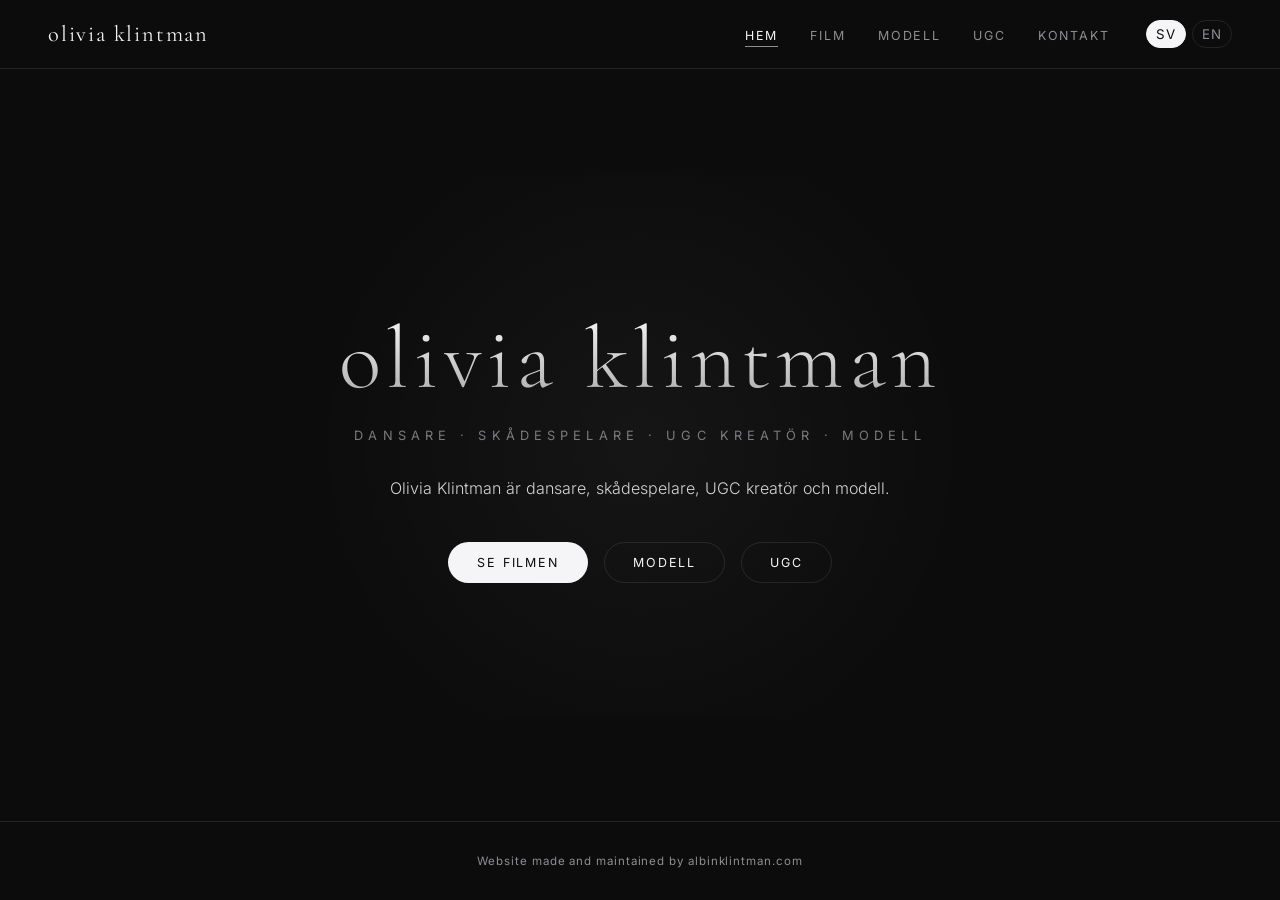
<file: index.html>
<!DOCTYPE html>
<html lang="sv">

<head>
    <meta charset="UTF-8">
    <meta name="viewport" content="width=device-width, initial-scale=1.0">
    <title>Olivia Klintman</title>
    <meta name="description" content="Olivia Klintman — dansare, skådespelare, UGC kreatör och modell. Portfolio.">
    <link rel="icon" href="favicon.ico" sizes="any">
    <link rel="apple-touch-icon" href="apple-touch-icon.png">
    <meta property="og:type" content="website">
    <meta property="og:title" content="Olivia Klintman">
    <meta property="og:description" content="Olivia Klintman — dansare, skådespelare, UGC kreatör och modell. Portfolio.">
    <meta property="og:image" content="https://olivialeeklintman.com/og-image.png">
    <meta property="og:url" content="https://olivialeeklintman.com/">
    <meta name="twitter:card" content="summary_large_image">
    <meta name="twitter:title" content="Olivia Klintman">
    <meta name="twitter:description" content="Olivia Klintman — dansare, skådespelare, UGC kreatör och modell. Portfolio.">
    <meta name="twitter:image" content="https://olivialeeklintman.com/og-image.png">
    <link rel="preload" href="fonts/cormorant-garamond.woff2" as="font" type="font/woff2" crossorigin>
    <link rel="stylesheet" href="index.css">
</head>

<body>
    <header class="site-header">
        <a class="logo" href="index.html">Olivia Klintman</a>
        <button type="button" class="nav-toggle" aria-label="Menu" aria-expanded="false" aria-controls="site-nav">
            <span></span><span></span><span></span>
        </button>
        <div class="nav-controls" id="site-nav">
            <ul class="nav-links">
                <li><a href="index.html" aria-current="page" data-i18n="nav.home">Hem</a></li>
                <li><a href="film.html" data-i18n="nav.film">Film</a></li>
                <li><a href="model.html" data-i18n="nav.model">Modell</a></li>
                <li><a href="ugc.html" data-i18n="nav.ugc">UGC</a></li>
                <li><a href="contact.html" data-i18n="nav.contact">Kontakt</a></li>
            </ul>
            <div class="lang-toggle" role="group" aria-label="Language">
                <button type="button" data-lang="sv">SV</button>
                <button type="button" data-lang="en">EN</button>
            </div>
        </div>
    </header>

    <main class="hero">
        <div class="glow"></div>
        <div class="hero-inner">
            <h1>Olivia Klintman</h1>
            <p class="subtitle" data-i18n="home.subtitle">Dansare · Skådespelare · UGC Kreatör · Modell</p>
            <p class="hero-intro" data-i18n="home.intro">
                Olivia Klintman är dansare, skådespelare, UGC kreatör och modell.
            </p>
            <div class="hero-cta">
                <a class="btn btn-primary" href="film.html" data-i18n="home.cta.film">Se filmen</a>
                <a class="btn" href="model.html" data-i18n="nav.model">Modell</a>
                <a class="btn" href="ugc.html" data-i18n="nav.ugc">UGC</a>
            </div>
        </div>
    </main>

    <footer class="site-footer">
        Website made and maintained by <a href="https://albinklintman.com" target="_blank" rel="noopener">albinklintman.com</a>
    </footer>

    <script data-goatcounter="https://klintman.goatcounter.com/count" async src="//gc.zgo.at/count.js"></script>
    <script src="main.js"></script>
</body>

</html>
</file>
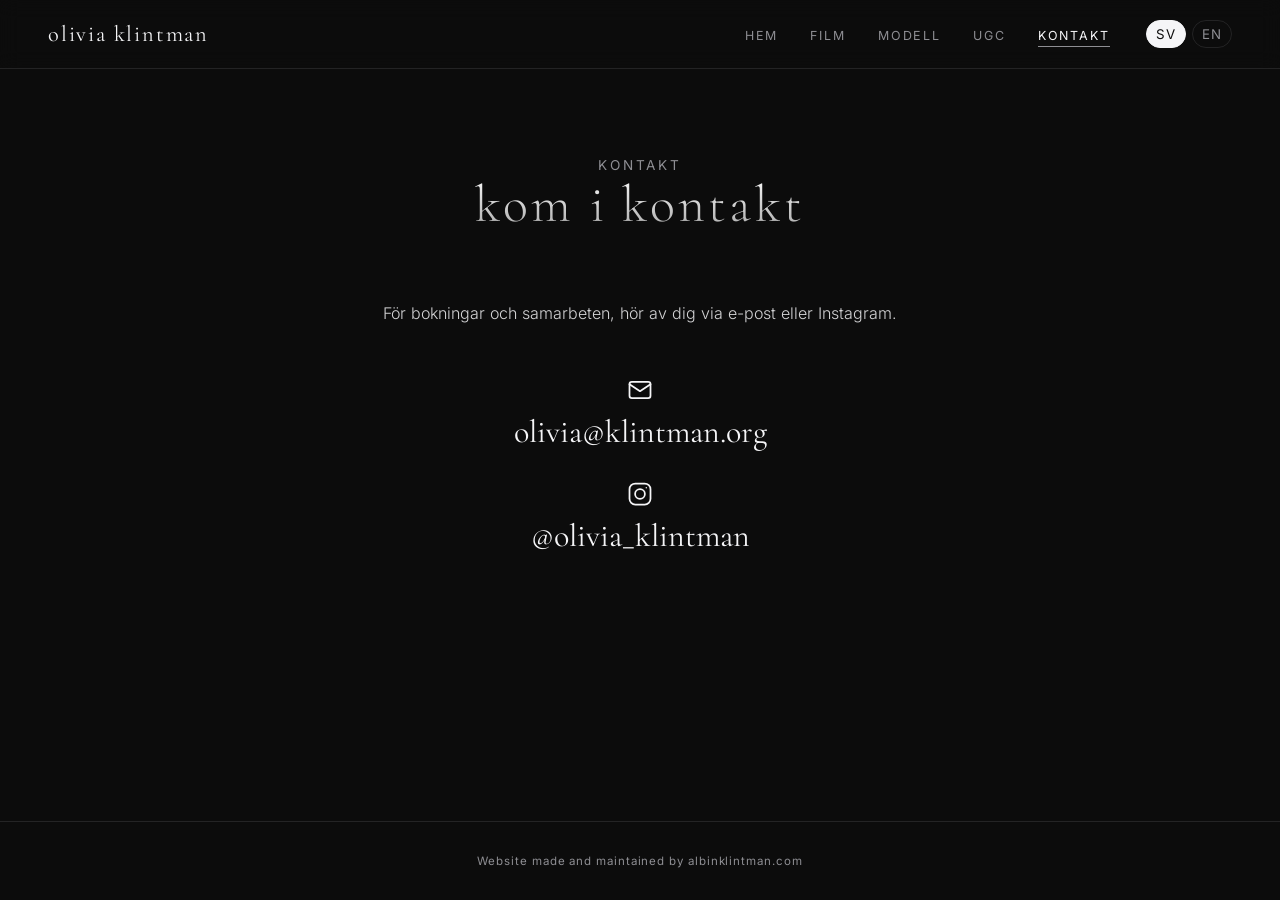
<file: contact.html>
<!DOCTYPE html>
<html lang="sv">

<head>
    <meta charset="UTF-8">
    <meta name="viewport" content="width=device-width, initial-scale=1.0">
    <title>Contact — Olivia Klintman</title>
    <meta name="description" content="Kontakta Olivia Klintman för bokningar och samarbeten.">
    <link rel="icon" href="favicon.ico" sizes="any">
    <link rel="apple-touch-icon" href="apple-touch-icon.png">
    <meta property="og:type" content="website">
    <meta property="og:title" content="Contact — Olivia Klintman">
    <meta property="og:description" content="Kontakta Olivia Klintman för bokningar och samarbeten.">
    <meta property="og:image" content="https://olivialeeklintman.com/og-image.png">
    <meta property="og:url" content="https://olivialeeklintman.com/contact.html">
    <meta name="twitter:card" content="summary_large_image">
    <meta name="twitter:title" content="Contact — Olivia Klintman">
    <meta name="twitter:description" content="Kontakta Olivia Klintman för bokningar och samarbeten.">
    <meta name="twitter:image" content="https://olivialeeklintman.com/og-image.png">
    <link rel="preload" href="fonts/cormorant-garamond.woff2" as="font" type="font/woff2" crossorigin>
    <link rel="stylesheet" href="index.css">
</head>

<body>
    <header class="site-header">
        <a class="logo" href="index.html">Olivia Klintman</a>
        <button type="button" class="nav-toggle" aria-label="Menu" aria-expanded="false" aria-controls="site-nav">
            <span></span><span></span><span></span>
        </button>
        <div class="nav-controls" id="site-nav">
            <ul class="nav-links">
                <li><a href="index.html" data-i18n="nav.home">Hem</a></li>
                <li><a href="film.html" data-i18n="nav.film">Film</a></li>
                <li><a href="model.html" data-i18n="nav.model">Modell</a></li>
                <li><a href="ugc.html" data-i18n="nav.ugc">UGC</a></li>
                <li><a href="contact.html" aria-current="page" data-i18n="nav.contact">Kontakt</a></li>
            </ul>
            <div class="lang-toggle" role="group" aria-label="Language">
                <button type="button" data-lang="sv">SV</button>
                <button type="button" data-lang="en">EN</button>
            </div>
        </div>
    </header>

    <main class="page">
        <div class="page-header">
            <p data-i18n="contact.eyebrow">Kontakt</p>
            <h1 data-i18n="contact.title">Kom i kontakt</h1>
        </div>

        <p class="hero-intro" style="text-align:center; max-width: 34rem; margin: 0 auto 3rem;" data-i18n="contact.intro">
            För bokningar och samarbeten, hör av dig via e-post eller Instagram.
        </p>

        <div class="contact-links">
            <a class="contact-link" href="mailto:olivia@klintman.org">
                <svg class="contact-icon" viewBox="0 0 24 24" fill="none" stroke="currentColor" stroke-width="1.5" stroke-linecap="round" stroke-linejoin="round" aria-hidden="true">
                    <rect x="3" y="5" width="18" height="14" rx="2"></rect>
                    <path d="M3 7l9 6 9-6"></path>
                </svg>
                <span class="contact-value">olivia@klintman.org</span>
            </a>
            <a class="contact-link" href="https://www.instagram.com/olivia_klintman/" target="_blank" rel="noopener">
                <svg class="contact-icon" viewBox="0 0 24 24" fill="none" stroke="currentColor" stroke-width="1.5" stroke-linecap="round" stroke-linejoin="round" aria-hidden="true">
                    <rect x="3" y="3" width="18" height="18" rx="5"></rect>
                    <circle cx="12" cy="12" r="4.2"></circle>
                    <circle cx="17.4" cy="6.6" r="0.6" fill="currentColor" stroke="none"></circle>
                </svg>
                <span class="contact-value">@olivia_klintman</span>
            </a>
        </div>
    </main>

    <footer class="site-footer">
        Website made and maintained by <a href="https://albinklintman.com" target="_blank" rel="noopener">albinklintman.com</a>
    </footer>

    <script data-goatcounter="https://klintman.goatcounter.com/count" async src="//gc.zgo.at/count.js"></script>
    <script src="main.js"></script>
</body>

</html>
</file>
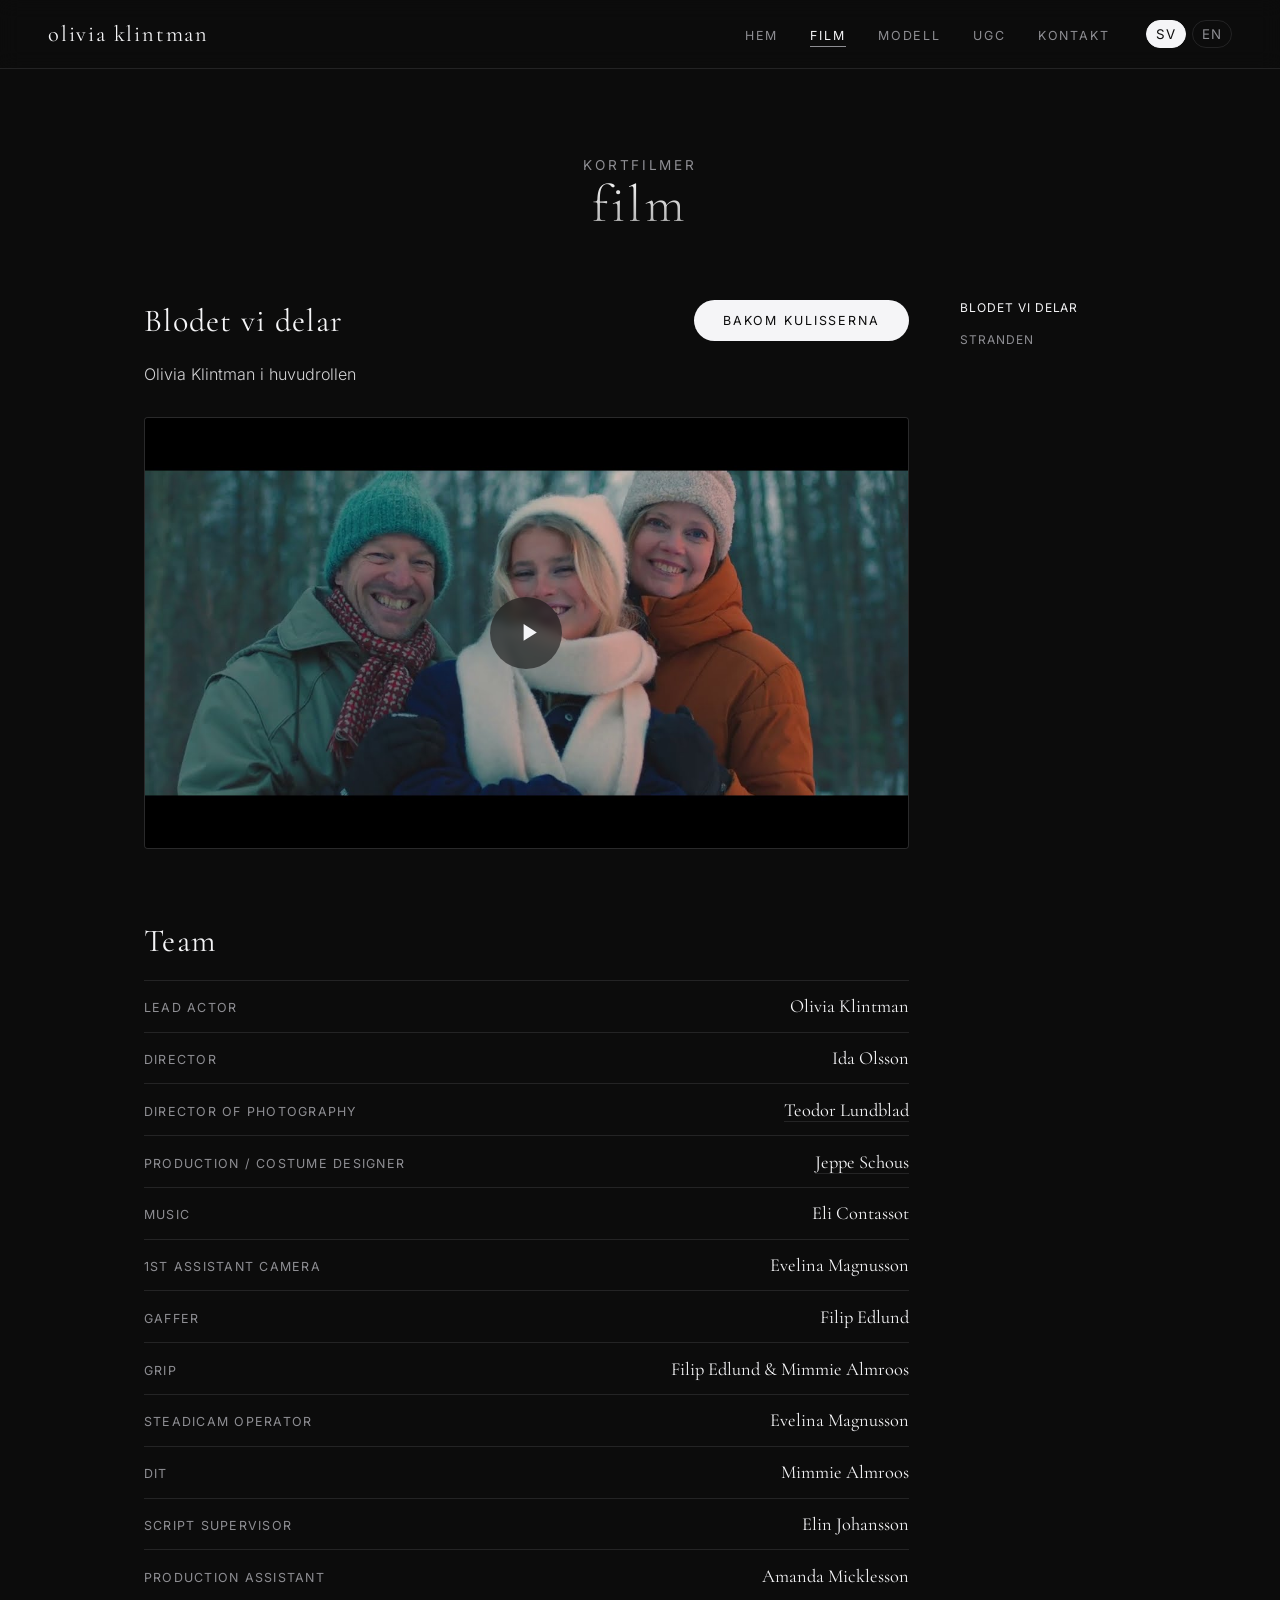
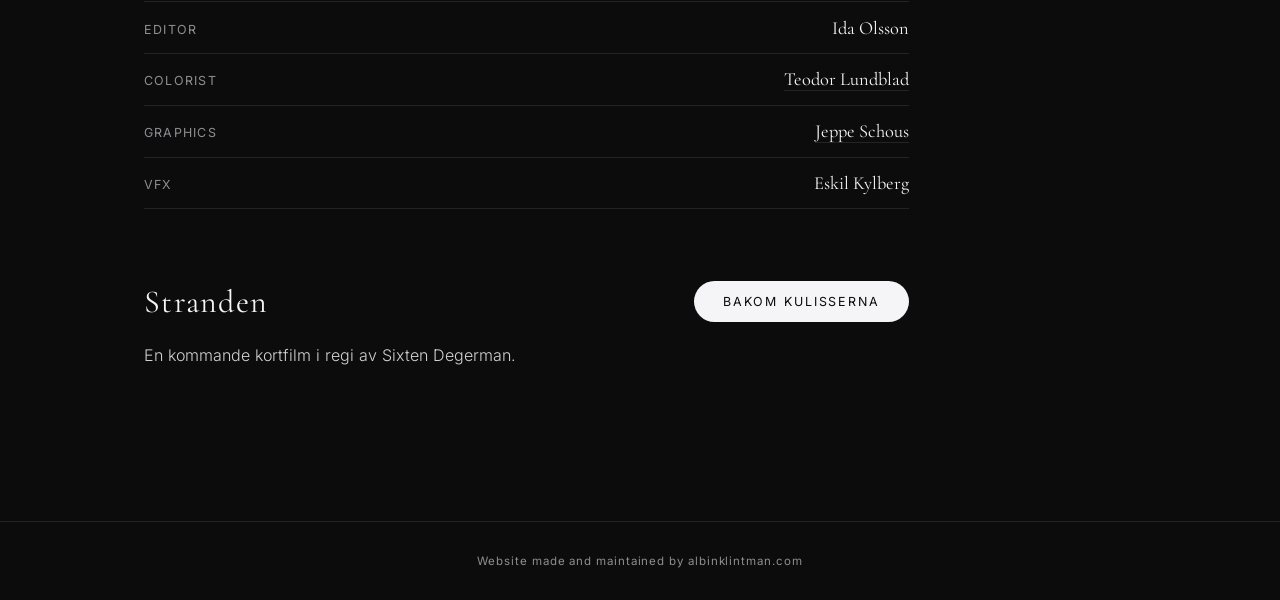
<file: film.html>
<!DOCTYPE html>
<html lang="sv">

<head>
    <meta charset="UTF-8">
    <meta name="viewport" content="width=device-width, initial-scale=1.0">
    <title>Film — Olivia Klintman</title>
    <meta name="description" content="Kortfilmer med Olivia Klintman — Blodet vi delar och kommande projekt.">
    <link rel="icon" href="favicon.ico" sizes="any">
    <link rel="apple-touch-icon" href="apple-touch-icon.png">
    <meta property="og:type" content="website">
    <meta property="og:title" content="Film — Olivia Klintman">
    <meta property="og:description" content="Kortfilmer med Olivia Klintman — Blodet vi delar och kommande projekt.">
    <meta property="og:image" content="https://olivialeeklintman.com/og-image.png">
    <meta property="og:url" content="https://olivialeeklintman.com/film.html">
    <meta name="twitter:card" content="summary_large_image">
    <meta name="twitter:title" content="Film — Olivia Klintman">
    <meta name="twitter:description" content="Kortfilmer med Olivia Klintman — Blodet vi delar och kommande projekt.">
    <meta name="twitter:image" content="https://olivialeeklintman.com/og-image.png">
    <link rel="preload" href="fonts/cormorant-garamond.woff2" as="font" type="font/woff2" crossorigin>
    <link rel="stylesheet" href="index.css">
</head>

<body>
    <header class="site-header">
        <a class="logo" href="index.html">Olivia Klintman</a>
        <button type="button" class="nav-toggle" aria-label="Menu" aria-expanded="false" aria-controls="site-nav">
            <span></span><span></span><span></span>
        </button>
        <div class="nav-controls" id="site-nav">
            <ul class="nav-links">
                <li><a href="index.html" data-i18n="nav.home">Hem</a></li>
                <li><a href="film.html" aria-current="page" data-i18n="nav.film">Film</a></li>
                <li><a href="model.html" data-i18n="nav.model">Modell</a></li>
                <li><a href="ugc.html" data-i18n="nav.ugc">UGC</a></li>
                <li><a href="contact.html" data-i18n="nav.contact">Kontakt</a></li>
            </ul>
            <div class="lang-toggle" role="group" aria-label="Language">
                <button type="button" data-lang="sv">SV</button>
                <button type="button" data-lang="en">EN</button>
            </div>
        </div>
    </header>

    <main class="page">
        <div class="page-header">
            <p data-i18n="film.eyebrow">Kortfilmer</p>
            <h1 data-i18n="film.title">Film</h1>
        </div>

        <nav class="page-toc-mobile" aria-label="Sections">
            <a href="#blodet-vi-delar">Blodet vi delar</a>
            <a href="#stranden">Stranden</a>
        </nav>

        <div class="page-layout">
        <div class="page-content">

        <section class="section" id="blodet-vi-delar">
            <div class="project-header">
                <h2 class="section-title">Blodet vi delar</h2>
                <a class="btn btn-primary" href="blodet-vi-delar.html" data-i18n="film.cta.bts" data-i18n-aria="film.cta.bts.blodet" aria-label="Bakom kulisserna – Blodet vi delar">Bakom kulisserna</a>
            </div>
            <p class="project-lead" data-i18n="film.lead">Olivia Klintman i huvudrollen</p>
            <div class="video-wrap">
                <button type="button" class="video-facade" data-video-id="gPGxQidFFfQ" data-video-title="Blodet vi delar" aria-label="Spela upp video" data-i18n-aria="ugc.play">
                    <img src="Images/film-thumbs/blodet-vi-delar-cover.jpg" width="1280" height="720" alt="" loading="lazy">
                    <span class="video-play-icon" aria-hidden="true">
                        <svg viewBox="0 0 24 24" fill="currentColor"><path d="M8 5v14l11-7z"></path></svg>
                    </span>
                </button>
            </div>
        </section>

        <section class="section" id="team">
            <h2 class="section-title" data-i18n="film.section.credits">Team</h2>
            <ul class="credits-list">
                <li>
                    <span class="credit-role">Lead Actor</span>
                    <span class="credit-name">Olivia Klintman</span>
                </li>
                <li>
                    <span class="credit-role">Director</span>
                    <span class="credit-name">Ida Olsson</span>
                </li>
                <li>
                    <span class="credit-role">Director of Photography</span>
                    <span class="credit-name"><a href="https://www.instagram.com/teodorlundblad/" target="_blank" rel="noopener">Teodor Lundblad</a></span>
                </li>
                <li>
                    <span class="credit-role">Production / Costume Designer</span>
                    <span class="credit-name"><a href="https://www.instagram.com/jeppeschous/" target="_blank" rel="noopener">Jeppe Schous</a></span>
                </li>
                <li>
                    <span class="credit-role">Music</span>
                    <span class="credit-name">Eli Contassot</span>
                </li>
                <li>
                    <span class="credit-role">1st Assistant Camera</span>
                    <span class="credit-name">Evelina Magnusson</span>
                </li>
                <li>
                    <span class="credit-role">Gaffer</span>
                    <span class="credit-name">Filip Edlund</span>
                </li>
                <li>
                    <span class="credit-role">Grip</span>
                    <span class="credit-name">Filip Edlund &amp; Mimmie Almroos</span>
                </li>
                <li>
                    <span class="credit-role">Steadicam Operator</span>
                    <span class="credit-name">Evelina Magnusson</span>
                </li>
                <li>
                    <span class="credit-role">DIT</span>
                    <span class="credit-name">Mimmie Almroos</span>
                </li>
                <li>
                    <span class="credit-role">Script Supervisor</span>
                    <span class="credit-name">Elin Johansson</span>
                </li>
                <li>
                    <span class="credit-role">Production Assistant</span>
                    <span class="credit-name">Amanda Micklesson</span>
                </li>
                <li>
                    <span class="credit-role">Editor</span>
                    <span class="credit-name">Ida Olsson</span>
                </li>
                <li>
                    <span class="credit-role">Colorist</span>
                    <span class="credit-name"><a href="https://www.instagram.com/teodorlundblad/" target="_blank" rel="noopener">Teodor Lundblad</a></span>
                </li>
                <li>
                    <span class="credit-role">Graphics</span>
                    <span class="credit-name"><a href="https://www.instagram.com/jeppeschous/" target="_blank" rel="noopener">Jeppe Schous</a></span>
                </li>
                <li>
                    <span class="credit-role">VFX</span>
                    <span class="credit-name">Eskil Kylberg</span>
                </li>
            </ul>
        </section>

        <section class="section" id="stranden">
            <div class="project-header">
                <h2 class="section-title">Stranden</h2>
                <a class="btn btn-primary" href="stranden.html" data-i18n="film.cta.bts" data-i18n-aria="film.cta.bts.stranden" aria-label="Bakom kulisserna – Stranden">Bakom kulisserna</a>
            </div>
            <p class="project-lead" data-i18n="stranden.blurb">En kommande kortfilm i regi av Sixten Degerman.</p>
        </section>

        </div>

        <nav class="page-toc" aria-label="Sections">
            <a href="#blodet-vi-delar">Blodet vi delar</a>
            <a href="#stranden">Stranden</a>
        </nav>
        </div>
    </main>

    <footer class="site-footer">
        Website made and maintained by <a href="https://albinklintman.com" target="_blank" rel="noopener">albinklintman.com</a>
    </footer>

    <script data-goatcounter="https://klintman.goatcounter.com/count" async src="//gc.zgo.at/count.js"></script>
    <script src="main.js"></script>
</body>

</html>
</file>
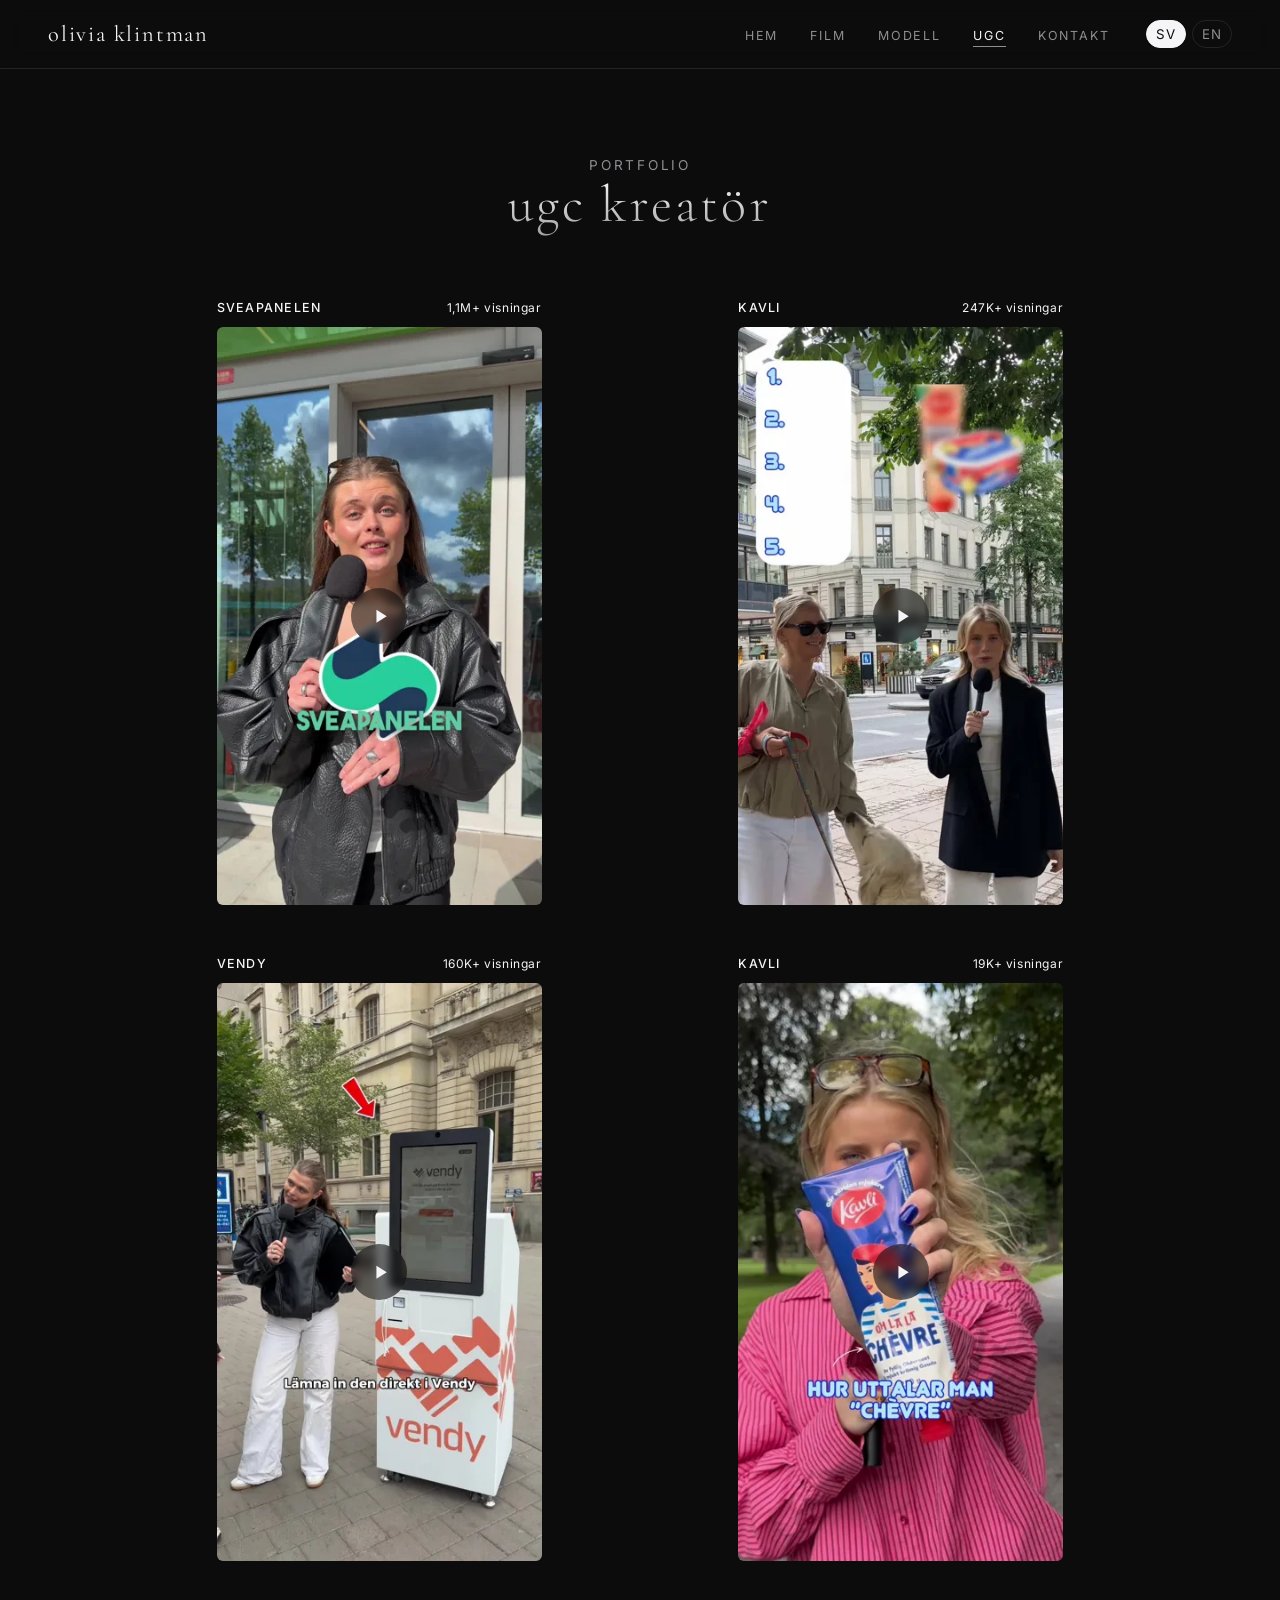
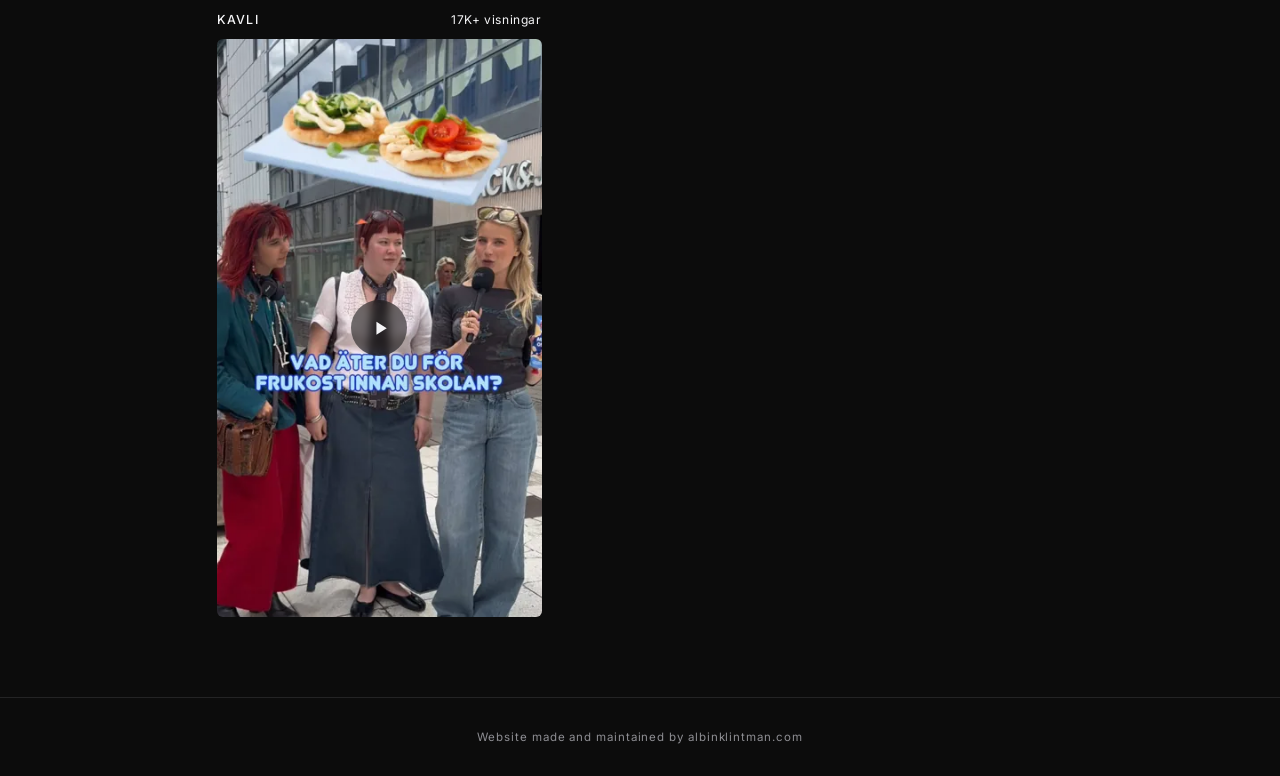
<file: ugc.html>
<!DOCTYPE html>
<html lang="sv">

<head>
    <meta charset="UTF-8">
    <meta name="viewport" content="width=device-width, initial-scale=1.0">
    <title>UGC Creator — Olivia Klintman</title>
    <meta name="description" content="UGC-innehåll av Olivia Klintman — TikTok-videor för Kavli, SveaPanelen och Vendy.">
    <link rel="icon" href="favicon.ico" sizes="any">
    <link rel="apple-touch-icon" href="apple-touch-icon.png">
    <meta property="og:type" content="website">
    <meta property="og:title" content="UGC Creator — Olivia Klintman">
    <meta property="og:description" content="UGC-innehåll av Olivia Klintman — TikTok-videor för Kavli, SveaPanelen och Vendy.">
    <meta property="og:image" content="https://olivialeeklintman.com/og-image.png">
    <meta property="og:url" content="https://olivialeeklintman.com/ugc.html">
    <meta name="twitter:card" content="summary_large_image">
    <meta name="twitter:title" content="UGC Creator — Olivia Klintman">
    <meta name="twitter:description" content="UGC-innehåll av Olivia Klintman — TikTok-videor för Kavli, SveaPanelen och Vendy.">
    <meta name="twitter:image" content="https://olivialeeklintman.com/og-image.png">
    <link rel="preload" href="fonts/cormorant-garamond.woff2" as="font" type="font/woff2" crossorigin>
    <link rel="stylesheet" href="index.css">
</head>

<body>
    <header class="site-header">
        <a class="logo" href="index.html">Olivia Klintman</a>
        <button type="button" class="nav-toggle" aria-label="Menu" aria-expanded="false" aria-controls="site-nav">
            <span></span><span></span><span></span>
        </button>
        <div class="nav-controls" id="site-nav">
            <ul class="nav-links">
                <li><a href="index.html" data-i18n="nav.home">Hem</a></li>
                <li><a href="film.html" data-i18n="nav.film">Film</a></li>
                <li><a href="model.html" data-i18n="nav.model">Modell</a></li>
                <li><a href="ugc.html" aria-current="page" data-i18n="nav.ugc">UGC</a></li>
                <li><a href="contact.html" data-i18n="nav.contact">Kontakt</a></li>
            </ul>
            <div class="lang-toggle" role="group" aria-label="Language">
                <button type="button" data-lang="sv">SV</button>
                <button type="button" data-lang="en">EN</button>
            </div>
        </div>
    </header>

    <main class="page">
        <div class="page-header">
            <p data-i18n="ugc.eyebrow">Portfolio</p>
            <h1 data-i18n="ugc.title">UGC Kreatör</h1>
        </div>

        <div class="ugc-grid">

            <div class="ugc-card">
                <div class="ugc-card-header">
                    <span class="ugc-brand">SveaPanelen</span>
                    <span class="ugc-views">1,1M+ <span data-i18n="ugc.views">visningar</span></span>
                </div>
                <button type="button" class="ugc-play" data-video-id="7649401663781997826" data-author="sveapanelen" aria-label="Spela upp video" data-i18n-aria="ugc.play">
                    <picture>
                        <source srcset="Images/ugc-thumbs/sveapanelen.webp" type="image/webp">
                        <img src="Images/ugc-thumbs/sveapanelen.jpg" width="366" height="650" alt="" fetchpriority="high">
                    </picture>
                    <span class="ugc-play-icon" aria-hidden="true">
                        <svg viewBox="0 0 24 24" fill="currentColor"><path d="M8 5v14l11-7z"></path></svg>
                    </span>
                </button>
            </div>

            <div class="ugc-card">
                <div class="ugc-card-header">
                    <span class="ugc-brand">Kavli</span>
                    <span class="ugc-views">247K+ <span data-i18n="ugc.views">visningar</span></span>
                </div>
                <button type="button" class="ugc-play" data-video-id="7656447565847645462" data-author="kavlisverige" aria-label="Spela upp video" data-i18n-aria="ugc.play">
                    <picture>
                        <source srcset="Images/ugc-thumbs/kavli-blind-ranka.webp" type="image/webp">
                        <img src="Images/ugc-thumbs/kavli-blind-ranka.jpg" width="449" height="650" alt="" loading="lazy">
                    </picture>
                    <span class="ugc-play-icon" aria-hidden="true">
                        <svg viewBox="0 0 24 24" fill="currentColor"><path d="M8 5v14l11-7z"></path></svg>
                    </span>
                </button>
            </div>

            <div class="ugc-card">
                <div class="ugc-card-header">
                    <span class="ugc-brand">Vendy</span>
                    <span class="ugc-views">160K+ <span data-i18n="ugc.views">visningar</span></span>
                </div>
                <button type="button" class="ugc-play" data-video-id="7653869000119651606" data-author="vendy.the.kiosk" aria-label="Spela upp video" data-i18n-aria="ugc.play">
                    <picture>
                        <source srcset="Images/ugc-thumbs/vendy.webp" type="image/webp">
                        <img src="Images/ugc-thumbs/vendy.jpg" width="366" height="650" alt="" loading="lazy">
                    </picture>
                    <span class="ugc-play-icon" aria-hidden="true">
                        <svg viewBox="0 0 24 24" fill="currentColor"><path d="M8 5v14l11-7z"></path></svg>
                    </span>
                </button>
            </div>

            <div class="ugc-card">
                <div class="ugc-card-header">
                    <span class="ugc-brand">Kavli</span>
                    <span class="ugc-views">19K+ <span data-i18n="ugc.views">visningar</span></span>
                </div>
                <button type="button" class="ugc-play" data-video-id="7670538742129577238" data-author="kavlisverige" aria-label="Spela upp video" data-i18n-aria="ugc.play">
                    <picture>
                        <source srcset="Images/ugc-thumbs/kavli-chevre.webp" type="image/webp">
                        <img src="Images/ugc-thumbs/kavli-chevre.jpg" width="449" height="650" alt="" loading="lazy">
                    </picture>
                    <span class="ugc-play-icon" aria-hidden="true">
                        <svg viewBox="0 0 24 24" fill="currentColor"><path d="M8 5v14l11-7z"></path></svg>
                    </span>
                </button>
            </div>

            <div class="ugc-card">
                <div class="ugc-card-header">
                    <span class="ugc-brand">Kavli</span>
                    <span class="ugc-views">17K+ <span data-i18n="ugc.views">visningar</span></span>
                </div>
                <button type="button" class="ugc-play" data-video-id="7674620379901562134" data-author="kavlisverige" aria-label="Spela upp video" data-i18n-aria="ugc.play">
                    <picture>
                        <source srcset="Images/ugc-thumbs/kavli-skolstart.webp" type="image/webp">
                        <img src="Images/ugc-thumbs/kavli-skolstart.jpg" width="449" height="650" alt="" loading="lazy">
                    </picture>
                    <span class="ugc-play-icon" aria-hidden="true">
                        <svg viewBox="0 0 24 24" fill="currentColor"><path d="M8 5v14l11-7z"></path></svg>
                    </span>
                </button>
            </div>

        </div>
    </main>

    <footer class="site-footer">
        Website made and maintained by <a href="https://albinklintman.com" target="_blank" rel="noopener">albinklintman.com</a>
    </footer>

    <script data-goatcounter="https://klintman.goatcounter.com/count" async src="//gc.zgo.at/count.js"></script>
    <script src="main.js"></script>
</body>

</html>
</file>
<file: index.css>
@font-face {
    font-family: 'Cormorant Garamond';
    font-style: normal;
    font-weight: 300 500;
    font-display: swap;
    src: url('fonts/cormorant-garamond.woff2') format('woff2');
}

@font-face {
    font-family: 'Inter';
    font-style: normal;
    font-weight: 300 500;
    font-display: swap;
    src: url('fonts/inter.woff2') format('woff2');
}

:root {
    --bg-color: #0c0c0c;
    --bg-color-alt: #131313;
    --text-color: #f5f5f7;
    --accent-color: #8e8e93;
    --border-color: rgba(245, 245, 247, 0.1);
    --transition-speed: 0.8s;
}

* {
    margin: 0;
    padding: 0;
    box-sizing: border-box;
}

html {
    scroll-behavior: smooth;
}

body {
    background-color: var(--bg-color);
    color: var(--text-color);
    font-family: 'Inter', -apple-system, BlinkMacSystemFont, sans-serif;
    min-height: 100vh;
    display: flex;
    flex-direction: column;
    -webkit-font-smoothing: antialiased;
}

a {
    color: inherit;
}

img {
    max-width: 100%;
    display: block;
}

/* ---------- Header / Nav ---------- */

.site-header {
    position: sticky;
    top: 0;
    z-index: 50;
    display: flex;
    align-items: center;
    justify-content: space-between;
    gap: 1rem;
    padding: 1.25rem clamp(1.25rem, 5vw, 3rem);
    background: rgba(12, 12, 12, 0.75);
    backdrop-filter: blur(10px);
    border-bottom: 1px solid var(--border-color);
}

.logo {
    font-family: 'Cormorant Garamond', serif;
    font-size: 1.4rem;
    font-weight: 400;
    letter-spacing: 0.08em;
    text-transform: lowercase;
    text-decoration: none;
    color: var(--text-color);
    white-space: nowrap;
}

.nav-controls {
    display: flex;
    align-items: center;
    gap: clamp(1rem, 3vw, 2.25rem);
}

.nav-links {
    display: flex;
    gap: clamp(1rem, 3vw, 2rem);
    list-style: none;
}

.nav-links a {
    text-decoration: none;
    font-size: 0.78rem;
    letter-spacing: 0.15em;
    text-transform: uppercase;
    color: var(--accent-color);
    transition: color 0.3s ease;
    padding-bottom: 0.2rem;
    border-bottom: 1px solid transparent;
}

.nav-links a:hover {
    color: var(--text-color);
}

.nav-links a[aria-current="page"] {
    color: var(--text-color);
    border-bottom-color: var(--accent-color);
}

.lang-toggle {
    display: flex;
    gap: 0.4rem;
    font-size: 0.72rem;
    letter-spacing: 0.1em;
}

.lang-toggle button {
    background: none;
    border: 1px solid var(--border-color);
    color: var(--accent-color);
    padding: 0.3rem 0.55rem;
    border-radius: 999px;
    cursor: pointer;
    font-family: inherit;
    letter-spacing: inherit;
    transition: color 0.3s ease, border-color 0.3s ease;
}

.lang-toggle button:hover {
    color: var(--text-color);
}

.lang-toggle button[aria-pressed="true"] {
    color: var(--bg-color);
    background: var(--text-color);
    border-color: var(--text-color);
}

.nav-toggle {
    display: none;
    flex-direction: column;
    justify-content: center;
    align-items: center;
    gap: 5px;
    width: 2.25rem;
    height: 2.25rem;
    background: none;
    border: none;
    padding: 0;
    cursor: pointer;
}

.nav-toggle span {
    display: block;
    width: 1.35rem;
    height: 1.5px;
    background: var(--text-color);
    transition: transform 0.25s ease, opacity 0.25s ease;
}

.nav-toggle.is-open span:nth-child(1) {
    transform: translateY(6.5px) rotate(45deg);
}

.nav-toggle.is-open span:nth-child(2) {
    opacity: 0;
}

.nav-toggle.is-open span:nth-child(3) {
    transform: translateY(-6.5px) rotate(-45deg);
}

/* ---------- Hero (home) ---------- */

.hero {
    position: relative;
    flex: 1;
    display: flex;
    align-items: center;
    justify-content: center;
    text-align: center;
    padding: 4rem 1.5rem;
    overflow: hidden;
}

.hero-inner {
    opacity: 0;
    transform: translateY(20px);
    animation: fadeIn var(--transition-speed) ease-out forwards;
    max-width: 42rem;
}

h1 {
    font-family: 'Cormorant Garamond', serif;
    font-size: clamp(2.5rem, 9vw, 5.5rem);
    font-weight: 300;
    letter-spacing: 0.06em;
    text-transform: lowercase;
    margin-bottom: 0.5rem;
    background: linear-gradient(180deg, #fff 0%, #a1a1a1 100%);
    -webkit-background-clip: text;
    -webkit-text-fill-color: transparent;
}

.subtitle {
    font-size: 0.8rem;
    letter-spacing: 0.4em;
    text-transform: uppercase;
    color: var(--accent-color);
    margin-top: 1rem;
    opacity: 0.85;
}

.hero-intro {
    margin-top: 2rem;
    font-size: 1rem;
    line-height: 1.7;
    color: var(--text-color);
    opacity: 0.85;
    font-weight: 300;
}

.hero-cta {
    margin-top: 2.5rem;
    display: inline-flex;
    gap: 1rem;
    flex-wrap: wrap;
    justify-content: center;
}

.btn {
    display: inline-block;
    padding: 0.75rem 1.75rem;
    border: 1px solid var(--border-color);
    border-radius: 999px;
    text-decoration: none;
    font-size: 0.78rem;
    letter-spacing: 0.15em;
    text-transform: uppercase;
    color: var(--text-color);
    transition: background 0.3s ease, color 0.3s ease, border-color 0.3s ease;
}

.btn:hover {
    background: var(--text-color);
    color: var(--bg-color);
    border-color: var(--text-color);
}

.btn.btn-primary {
    background: var(--text-color);
    color: var(--bg-color);
}

.btn.btn-primary:hover {
    background: transparent;
    color: var(--text-color);
}

.project-header {
    display: flex;
    align-items: center;
    justify-content: space-between;
    flex-wrap: wrap;
    gap: 1rem;
    margin-bottom: 1.25rem;
}

.project-header .section-title {
    margin-bottom: 0;
}

.project-lead {
    max-width: 60ch;
    margin-bottom: 1.75rem;
    font-size: 1rem;
    line-height: 1.7;
    color: var(--text-color);
    opacity: 0.85;
    font-weight: 300;
}

@keyframes fadeIn {
    to {
        opacity: 1;
        transform: translateY(0);
    }
}

.glow {
    position: absolute;
    width: 60vw;
    height: 60vh;
    background: radial-gradient(circle, rgba(255, 255, 255, 0.04) 0%, rgba(0, 0, 0, 0) 70%);
    top: 50%;
    left: 50%;
    transform: translate(-50%, -50%);
    pointer-events: none;
    z-index: -1;
}

/* ---------- Page layout (non-hero pages) ---------- */

.page {
    flex: 1;
    width: 100%;
    max-width: 68rem;
    margin: 0 auto;
    padding: clamp(2.5rem, 6vw, 5rem) clamp(1.25rem, 5vw, 3rem) 5rem;
}

.page-layout {
    display: flex;
    align-items: flex-start;
    gap: clamp(2rem, 4vw, 3.5rem);
}

.page-content {
    flex: 1;
    min-width: 0;
}

.page-content [id] {
    scroll-margin-top: 6rem;
}

.page-toc {
    position: sticky;
    top: 7rem;
    flex-shrink: 0;
    display: flex;
    flex-direction: column;
    gap: 0.9rem;
    width: 11rem;
}

.page-toc a {
    color: var(--accent-color);
    font-size: 0.75rem;
    letter-spacing: 0.08em;
    text-transform: uppercase;
    text-decoration: none;
    line-height: 1.4;
    transition: color 0.25s ease;
}

.page-toc a:hover,
.page-toc a.is-active {
    opacity: 1;
    color: var(--text-color);
}

.page-toc-mobile {
    display: none;
}

@media (max-width: 900px) {
    .page-toc-mobile {
        display: flex;
        flex-wrap: wrap;
        gap: 0.6rem;
        margin-bottom: 2.5rem;
    }

    .page-toc-mobile a {
        flex-shrink: 0;
        padding: 0.5rem 1.1rem;
        border: 1px solid var(--border-color);
        border-radius: 999px;
        color: var(--accent-color);
        font-size: 0.75rem;
        letter-spacing: 0.06em;
        text-transform: uppercase;
        text-decoration: none;
        white-space: nowrap;
        transition: background 0.25s ease, color 0.25s ease, border-color 0.25s ease;
    }

    .page-toc-mobile a:hover,
    .page-toc-mobile a.is-active {
        background: var(--text-color);
        border-color: var(--text-color);
        color: var(--bg-color);
    }

    .page-layout {
        display: block;
    }

    .page-toc {
        display: none;
    }
}

.back-link {
    display: inline-flex;
    align-items: center;
    gap: 0.4rem;
    margin-bottom: 1.5rem;
    color: var(--accent-color);
    font-size: 0.82rem;
    letter-spacing: 0.08em;
    text-transform: uppercase;
    text-decoration: none;
}

.back-link:hover {
    color: var(--text-color);
}

.page-header {
    text-align: center;
    margin-bottom: clamp(2.5rem, 6vw, 4rem);
    opacity: 0;
    transform: translateY(16px);
    animation: fadeIn var(--transition-speed) ease-out forwards;
}

.page-header h1 {
    font-size: clamp(2rem, 6vw, 3.25rem);
}

.page-header p {
    color: var(--accent-color);
    font-size: 0.85rem;
    letter-spacing: 0.2em;
    text-transform: uppercase;
    margin-top: 0.75rem;
}

.back-to-top {
    display: none;
}

@media (max-width: 900px) {
    .back-to-top {
        display: flex;
        align-items: center;
        justify-content: center;
        position: fixed;
        right: 1.25rem;
        bottom: 1.25rem;
        z-index: 40;
        width: 2.75rem;
        height: 2.75rem;
        border-radius: 999px;
        border: 1px solid var(--border-color);
        background: rgba(12, 12, 12, 0.85);
        backdrop-filter: blur(10px);
        color: var(--text-color);
        font-size: 1.2rem;
        cursor: pointer;
        opacity: 0;
        pointer-events: none;
        transition: opacity 0.25s ease;
    }

    .back-to-top.is-visible {
        opacity: 1;
        pointer-events: auto;
    }
}

.section {
    margin-bottom: clamp(3rem, 7vw, 4.5rem);
}

.section-title {
    font-family: 'Cormorant Garamond', serif;
    font-size: clamp(1.5rem, 3vw, 2rem);
    font-weight: 400;
    letter-spacing: 0.04em;
    margin-bottom: 1.25rem;
}

/* ---------- Film page ---------- */

.video-wrap {
    position: relative;
    width: 100%;
    padding-top: 56.25%;
    background: var(--bg-color-alt);
    border: 1px solid var(--border-color);
    border-radius: 4px;
    overflow: hidden;
}

.video-wrap iframe {
    position: absolute;
    inset: 0;
    width: 100%;
    height: 100%;
    border: 0;
}

.video-facade {
    all: unset;
    position: absolute;
    inset: 0;
    width: 100%;
    height: 100%;
    cursor: pointer;
    display: block;
}

.video-facade img {
    width: 100%;
    height: 100%;
    object-fit: cover;
    display: block;
    transition: transform 0.4s ease, opacity 0.3s ease;
}

.video-facade:hover img {
    transform: scale(1.03);
    opacity: 0.9;
}

.video-play-icon {
    position: absolute;
    top: 50%;
    left: 50%;
    transform: translate(-50%, -50%);
    width: 4.5rem;
    height: 4.5rem;
    display: flex;
    align-items: center;
    justify-content: center;
    border-radius: 999px;
    background: rgba(12, 12, 12, 0.55);
    backdrop-filter: blur(4px);
    transition: background 0.3s ease, transform 0.3s ease;
}

.video-play-icon svg {
    width: 1.8rem;
    height: 1.8rem;
    color: var(--text-color);
    margin-left: 0.2rem;
}

.video-facade:hover .video-play-icon {
    background: rgba(12, 12, 12, 0.75);
    transform: translate(-50%, -50%) scale(1.08);
}

.video-caption {
    margin-top: 0.85rem;
    font-size: 0.8rem;
    color: var(--accent-color);
    letter-spacing: 0.05em;
}

.credits-list {
    list-style: none;
    border-top: 1px solid var(--border-color);
}

.credits-list li {
    display: flex;
    flex-wrap: wrap;
    align-items: baseline;
    justify-content: space-between;
    gap: 0.5rem 1.5rem;
    padding: 0.9rem 0;
    border-bottom: 1px solid var(--border-color);
    font-size: 0.95rem;
}

.credit-role {
    color: var(--accent-color);
    font-size: 0.78rem;
    letter-spacing: 0.1em;
    text-transform: uppercase;
}

.credit-name {
    font-family: 'Cormorant Garamond', serif;
    font-size: 1.15rem;
}

.credit-name a {
    text-decoration: none;
    border-bottom: 1px solid var(--border-color);
    transition: border-color 0.3s ease, color 0.3s ease;
}

.credit-name a:hover {
    color: var(--accent-color);
    border-color: var(--accent-color);
}

/* ---------- Gallery ---------- */

.gallery-credit {
    text-align: center;
    color: var(--accent-color);
    font-size: 0.82rem;
    letter-spacing: 0.08em;
    margin-bottom: 2.5rem;
}

.gallery-grid {
    display: grid;
    grid-template-columns: repeat(auto-fill, minmax(220px, 1fr));
    grid-auto-flow: dense;
    gap: 0.6rem;
}

.gallery-grid button {
    all: unset;
    cursor: pointer;
    aspect-ratio: 3 / 4;
    overflow: hidden;
    border-radius: 3px;
    background: var(--bg-color-alt);
}

.gallery-grid img {
    width: 100%;
    height: 100%;
    object-fit: cover;
    transition: transform 0.5s ease, opacity 0.3s ease;
}

.gallery-grid button:hover img {
    transform: scale(1.04);
}

.gallery-grid button.gallery-feature {
    grid-column: span 2;
    aspect-ratio: 16 / 9;
    background: var(--bg-color-alt);
}

.gallery-grid button.gallery-feature img {
    object-fit: cover;
}

.gallery-grid button.gallery-feature.focus-far-left img {
    object-position: 0%;
}

.gallery-grid button.gallery-feature.focus-left img {
    object-position: 20%;
}

/* ---------- Art gallery style (Model page) ---------- */

.art-section {
    margin-bottom: clamp(4rem, 8vw, 7rem);
}

.art-section:last-child {
    margin-bottom: 0;
}

.art-section-header {
    text-align: center;
    margin-bottom: clamp(2.5rem, 5vw, 4rem);
}

.art-section-header .section-title {
    margin-bottom: 0.5rem;
}

.art-section-header .gallery-credit {
    margin-bottom: 0;
}

.art-subsection-header {
    text-align: center;
    margin: clamp(3rem, 6vw, 4.5rem) 0 clamp(1.5rem, 3vw, 2.25rem);
}

.art-subsection-title {
    font-family: 'Cormorant Garamond', serif;
    font-size: clamp(1.1rem, 2.2vw, 1.3rem);
    font-weight: 400;
    letter-spacing: 0.04em;
    margin-bottom: 0.4rem;
}

.art-subsection-header .gallery-credit {
    margin-bottom: 0;
}

.gallery-grid.art-style {
    display: block;
    column-width: 280px;
    column-gap: clamp(1.5rem, 4vw, 3rem);
}

.gallery-grid.art-style button {
    display: block;
    width: 100%;
    aspect-ratio: auto;
    overflow: visible;
    border-radius: 0;
    background: none;
    break-inside: avoid;
    margin-bottom: clamp(1.5rem, 4vw, 3rem);
}

.gallery-grid.art-style img {
    height: auto;
    box-shadow: 0 1.5rem 3rem rgba(0, 0, 0, 0.18);
    transition: opacity 0.4s ease;
}

.gallery-grid.art-style button:hover img {
    transform: none;
    opacity: 0.88;
}

.gallery-grid button.gallery-feature.focus-far-right img {
    object-position: 100%;
}

.lightbox {
    position: fixed;
    inset: 0;
    z-index: 100;
    display: flex;
    align-items: center;
    justify-content: center;
    background: rgba(6, 6, 6, 0.95);
    padding: 2rem;
    opacity: 0;
    pointer-events: none;
    transition: opacity 0.3s ease;
}

.lightbox.is-open {
    opacity: 1;
    pointer-events: auto;
}

.lightbox img {
    max-width: min(90vw, 1100px);
    max-height: 86vh;
    width: auto;
    border-radius: 2px;
    box-shadow: 0 20px 60px rgba(0, 0, 0, 0.6);
}

.lightbox-close,
.lightbox-prev,
.lightbox-next {
    position: absolute;
    background: none;
    border: 1px solid var(--border-color);
    color: var(--text-color);
    border-radius: 999px;
    width: 2.75rem;
    height: 2.75rem;
    font-size: 1.1rem;
    cursor: pointer;
    display: flex;
    align-items: center;
    justify-content: center;
    transition: background 0.3s ease, opacity 0.25s ease;
}

.lightbox.controls-hidden .lightbox-prev,
.lightbox.controls-hidden .lightbox-next {
    opacity: 0;
    pointer-events: none;
}

.lightbox-close:hover,
.lightbox-prev:hover,
.lightbox-next:hover {
    background: rgba(255, 255, 255, 0.1);
}

.lightbox-close {
    top: 1.5rem;
    right: 1.5rem;
}

.lightbox-prev {
    left: 1.5rem;
    top: 50%;
    transform: translateY(-50%);
}

.lightbox-next {
    right: 1.5rem;
    top: 50%;
    transform: translateY(-50%);
}

/* ---------- UGC page ---------- */

.ugc-grid {
    display: grid;
    grid-template-columns: repeat(auto-fit, minmax(325px, 1fr));
    gap: clamp(2.5rem, 4vw, 3.5rem);
    justify-items: center;
}

.ugc-card {
    width: 100%;
    max-width: 325px;
}

.ugc-card-header {
    display: flex;
    align-items: baseline;
    justify-content: space-between;
    gap: 0.75rem;
    margin-bottom: 0.75rem;
}

.ugc-brand {
    font-size: 0.78rem;
    letter-spacing: 0.1em;
    text-transform: uppercase;
    color: var(--text-color);
    font-weight: 500;
}

.ugc-views {
    font-size: 0.75rem;
    letter-spacing: 0.05em;
    color: var(--text-color);
    white-space: nowrap;
}

.ugc-play {
    all: unset;
    position: relative;
    display: block;
    width: 100%;
    aspect-ratio: 9 / 16;
    cursor: pointer;
    border-radius: 6px;
    overflow: hidden;
    background: var(--bg-color-alt);
}

.ugc-iframe {
    display: block;
    width: 100%;
    aspect-ratio: 9 / 16;
    border-radius: 6px;
    overflow: hidden;
    background: var(--bg-color-alt);
    border: none;
}

.ugc-play picture {
    display: block;
    width: 100%;
    height: 100%;
}

.ugc-play img {
    width: 100%;
    height: 100%;
    object-fit: cover;
    display: block;
    transition: transform 0.4s ease, opacity 0.3s ease;
}

.ugc-play:hover img {
    transform: scale(1.04);
    opacity: 0.9;
}

.ugc-play-icon {
    position: absolute;
    top: 50%;
    left: 50%;
    transform: translate(-50%, -50%);
    width: 3.5rem;
    height: 3.5rem;
    display: flex;
    align-items: center;
    justify-content: center;
    border-radius: 999px;
    background: rgba(12, 12, 12, 0.55);
    backdrop-filter: blur(4px);
    transition: background 0.3s ease, transform 0.3s ease;
}

.ugc-play-icon svg {
    width: 1.4rem;
    height: 1.4rem;
    color: var(--text-color);
    margin-left: 0.15rem;
}

.ugc-play:hover .ugc-play-icon {
    background: rgba(12, 12, 12, 0.75);
    transform: translate(-50%, -50%) scale(1.08);
}

/* ---------- Contact ---------- */

.contact-links {
    display: flex;
    flex-direction: column;
    align-items: center;
    gap: 1.75rem;
    text-align: center;
}

.contact-link {
    text-decoration: none;
    display: flex;
    flex-direction: column;
    align-items: center;
    gap: 0.5rem;
}

.contact-icon {
    width: 1.75rem;
    height: 1.75rem;
    flex-shrink: 0;
    color: var(--text-color);
}

.contact-link .contact-value {
    font-family: 'Cormorant Garamond', serif;
    font-size: clamp(1.4rem, 4vw, 2rem);
    font-weight: 400;
    border-bottom: 1px solid transparent;
    transition: border-color 0.3s ease, color 0.3s ease;
}

.contact-link:hover .contact-value {
    color: var(--accent-color);
    border-bottom-color: var(--accent-color);
}

/* ---------- Footer ---------- */

.site-footer {
    text-align: center;
    padding: 2rem 1.5rem;
    font-size: 0.72rem;
    letter-spacing: 0.08em;
    color: var(--accent-color);
    border-top: 1px solid var(--border-color);
}

.site-footer a {
    color: inherit;
    text-decoration: none;
}

.site-footer a:hover {
    text-decoration: underline;
}

/* ---------- Responsive ---------- */

@media (max-width: 640px) {
    .site-header {
        flex-wrap: nowrap;
        justify-content: space-between;
    }

    .nav-toggle {
        display: flex;
    }

    .nav-controls {
        position: absolute;
        top: 100%;
        left: 0;
        right: 0;
        flex-direction: column;
        align-items: stretch;
        gap: 1.5rem;
        padding: 1.5rem clamp(1.25rem, 5vw, 3rem) 1.75rem;
        background: rgba(12, 12, 12, 0.97);
        backdrop-filter: blur(10px);
        border-bottom: 1px solid var(--border-color);
        opacity: 0;
        transform: translateY(-8px);
        pointer-events: none;
        transition: opacity 0.25s ease, transform 0.25s ease;
    }

    .nav-controls.is-open {
        opacity: 1;
        transform: translateY(0);
        pointer-events: auto;
    }

    .nav-links {
        flex-direction: column;
        align-items: center;
        gap: 1.1rem;
    }

    .lang-toggle {
        justify-content: center;
    }

    .credits-list li {
        flex-direction: column;
        gap: 0.25rem;
    }

    .lightbox-prev,
    .lightbox-next {
        width: 2.25rem;
        height: 2.25rem;
    }

    .gallery-grid {
        grid-template-columns: repeat(2, 1fr);
        gap: 0.4rem;
    }

    .gallery-grid button.gallery-feature {
        grid-column: span 1;
        grid-row: span 1;
        aspect-ratio: 3 / 4;
    }

    .project-header {
        flex-wrap: nowrap;
        gap: 0.75rem;
    }

    .project-header .section-title {
        font-size: 1.25rem;
        white-space: nowrap;
        overflow: hidden;
        text-overflow: ellipsis;
    }

    .project-header .btn {
        flex-shrink: 0;
        padding: 0.55rem 1rem;
        font-size: 0.68rem;
        letter-spacing: 0.08em;
    }
}
</file>
